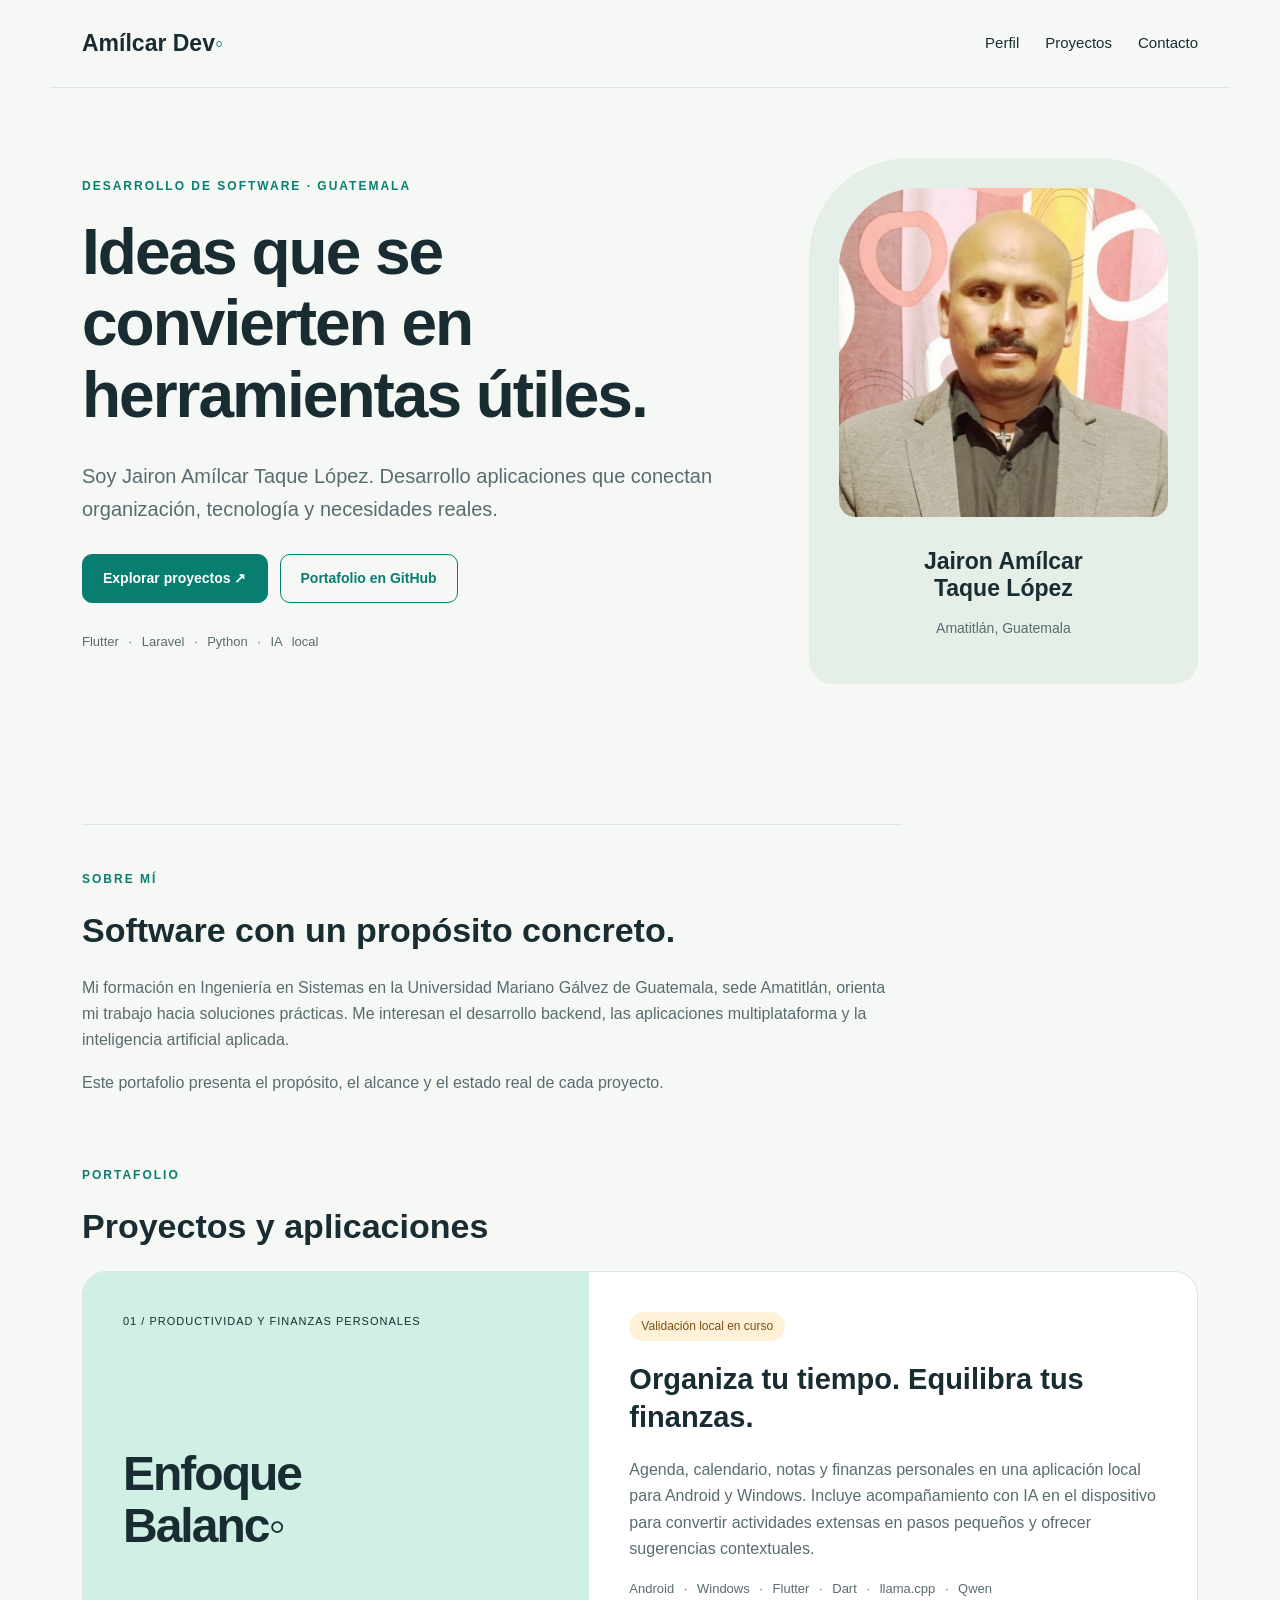
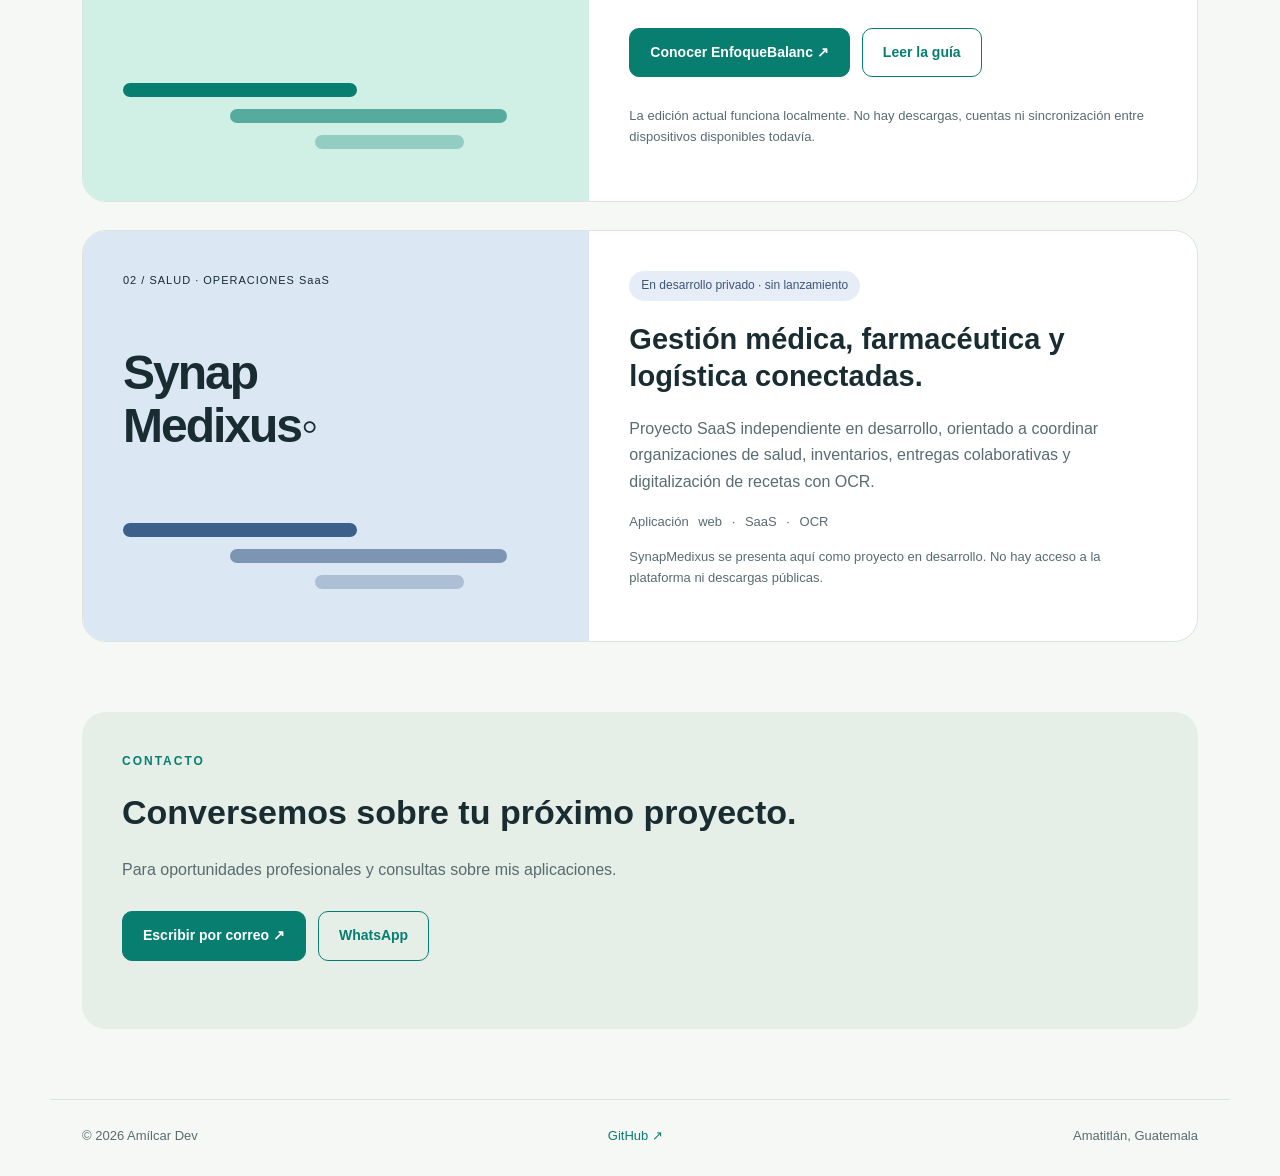
<file: docs/index.html>
<!doctype html>
<html lang="es">
<head>
  <meta charset="utf-8">
  <meta name="viewport" content="width=device-width, initial-scale=1">
  <meta name="description" content="Jairon Amílcar Taque López: desarrollo de aplicaciones, backend e inteligencia artificial aplicada desde Guatemala.">
  <meta name="theme-color" content="#f6f8f5">
  <title>Amílcar Dev · Desarrollo de software</title>
  <link rel="stylesheet" href="styles.css">
</head>
<body>
  <header>
    <a class="brand" href="index.html">Amílcar Dev<span>◦</span></a>
    <nav aria-label="Principal">
      <a href="#perfil">Perfil</a>
      <a href="#proyectos">Proyectos</a>
      <a href="#contacto">Contacto</a>
    </nav>
  </header>
  <main>
    <section class="hero">
      <div>
        <p class="label">DESARROLLO DE SOFTWARE · GUATEMALA</p>
        <h1>Ideas que se convierten en herramientas útiles.</h1>
        <p class="intro">Soy Jairon Amílcar Taque López. Desarrollo aplicaciones que conectan organización, tecnología y necesidades reales.</p>
        <div class="actions">
          <a class="button" href="#proyectos">Explorar proyectos ↗</a>
          <a class="button secondary" href="https://github.com/amilcar-dev-gt/dev-portafolio">Portafolio en GitHub</a>
        </div>
        <p class="tags">Flutter · Laravel · Python · IA local</p>
      </div>
      <aside>
        <img src="fundador.jpg" alt="Jairon Amílcar Taque López" width="320" height="320">
        <h2>Jairon Amílcar<br>Taque López</h2>
        <p>Amatitlán, Guatemala</p>
      </aside>
    </section>
    <section id="perfil" class="profile">
      <p class="label">SOBRE MÍ</p>
      <h2>Software con un propósito concreto.</h2>
      <p>Mi formación en Ingeniería en Sistemas en la Universidad Mariano Gálvez de Guatemala, sede Amatitlán, orienta mi trabajo hacia soluciones prácticas. Me interesan el desarrollo backend, las aplicaciones multiplataforma y la inteligencia artificial aplicada.</p>
      <p>Este portafolio presenta el propósito, el alcance y el estado real de cada proyecto.</p>
    </section>
    <section id="proyectos">
      <p class="label">PORTAFOLIO</p>
      <h2>Proyectos y aplicaciones</h2>
      <article class="project">
        <div class="art">
          <small>01 / PRODUCTIVIDAD Y FINANZAS PERSONALES</small>
          <h3>Enfoque<br>Balanc◦</h3>
          <div class="bars" aria-hidden="true"><i></i><i></i><i></i></div>
        </div>
        <div class="copy">
          <span class="status">Validación local en curso</span>
          <h3>Organiza tu tiempo. Equilibra tus finanzas.</h3>
          <p>Agenda, calendario, notas y finanzas personales en una aplicación local para Android y Windows. Incluye acompañamiento con IA en el dispositivo para convertir actividades extensas en pasos pequeños y ofrecer sugerencias contextuales.</p>
          <p class="tags">Android · Windows · Flutter · Dart · llama.cpp · Qwen</p>
          <div class="actions">
            <a class="button" href="agenda-inteligente.html">Conocer EnfoqueBalanc ↗</a>
            <a class="button secondary" href="guia-enfoquebalanc.html">Leer la guía</a>
          </div>
          <p class="small">La edición actual funciona localmente. No hay descargas, cuentas ni sincronización entre dispositivos disponibles todavía.</p>
        </div>
      </article>
      <article class="project synap-project">
        <div class="art">
          <small>02 / SALUD · OPERACIONES SaaS</small>
          <h3>Synap<br>Medixus◦</h3>
          <div class="bars" aria-hidden="true"><i></i><i></i><i></i></div>
        </div>
        <div class="copy">
          <span class="status status-private">En desarrollo privado · sin lanzamiento</span>
          <h3>Gestión médica, farmacéutica y logística conectadas.</h3>
          <p>Proyecto SaaS independiente en desarrollo, orientado a coordinar organizaciones de salud, inventarios, entregas colaborativas y digitalización de recetas con OCR.</p>
          <p class="tags">Aplicación web · SaaS · OCR</p>
          <p class="small">SynapMedixus se presenta aquí como proyecto en desarrollo. No hay acceso a la plataforma ni descargas públicas.</p>
        </div>
      </article>
    </section>
    <section id="contacto" class="contact">
      <p class="label">CONTACTO</p>
      <h2>Conversemos sobre tu próximo proyecto.</h2>
      <p>Para oportunidades profesionales y consultas sobre mis aplicaciones.</p>
      <div class="actions">
        <a class="button" href="mailto:amilcar.dev.gt@gmail.com">Escribir por correo ↗</a>
        <a class="button secondary" href="https://wa.me/50238030209">WhatsApp</a>
      </div>
    </section>
  </main>
  <footer>
    <span>© 2026 Amílcar Dev</span>
    <a href="https://github.com/amilcar-dev-gt">GitHub ↗</a>
    <span>Amatitlán, Guatemala</span>
  </footer>
</body>
</html>
</file>
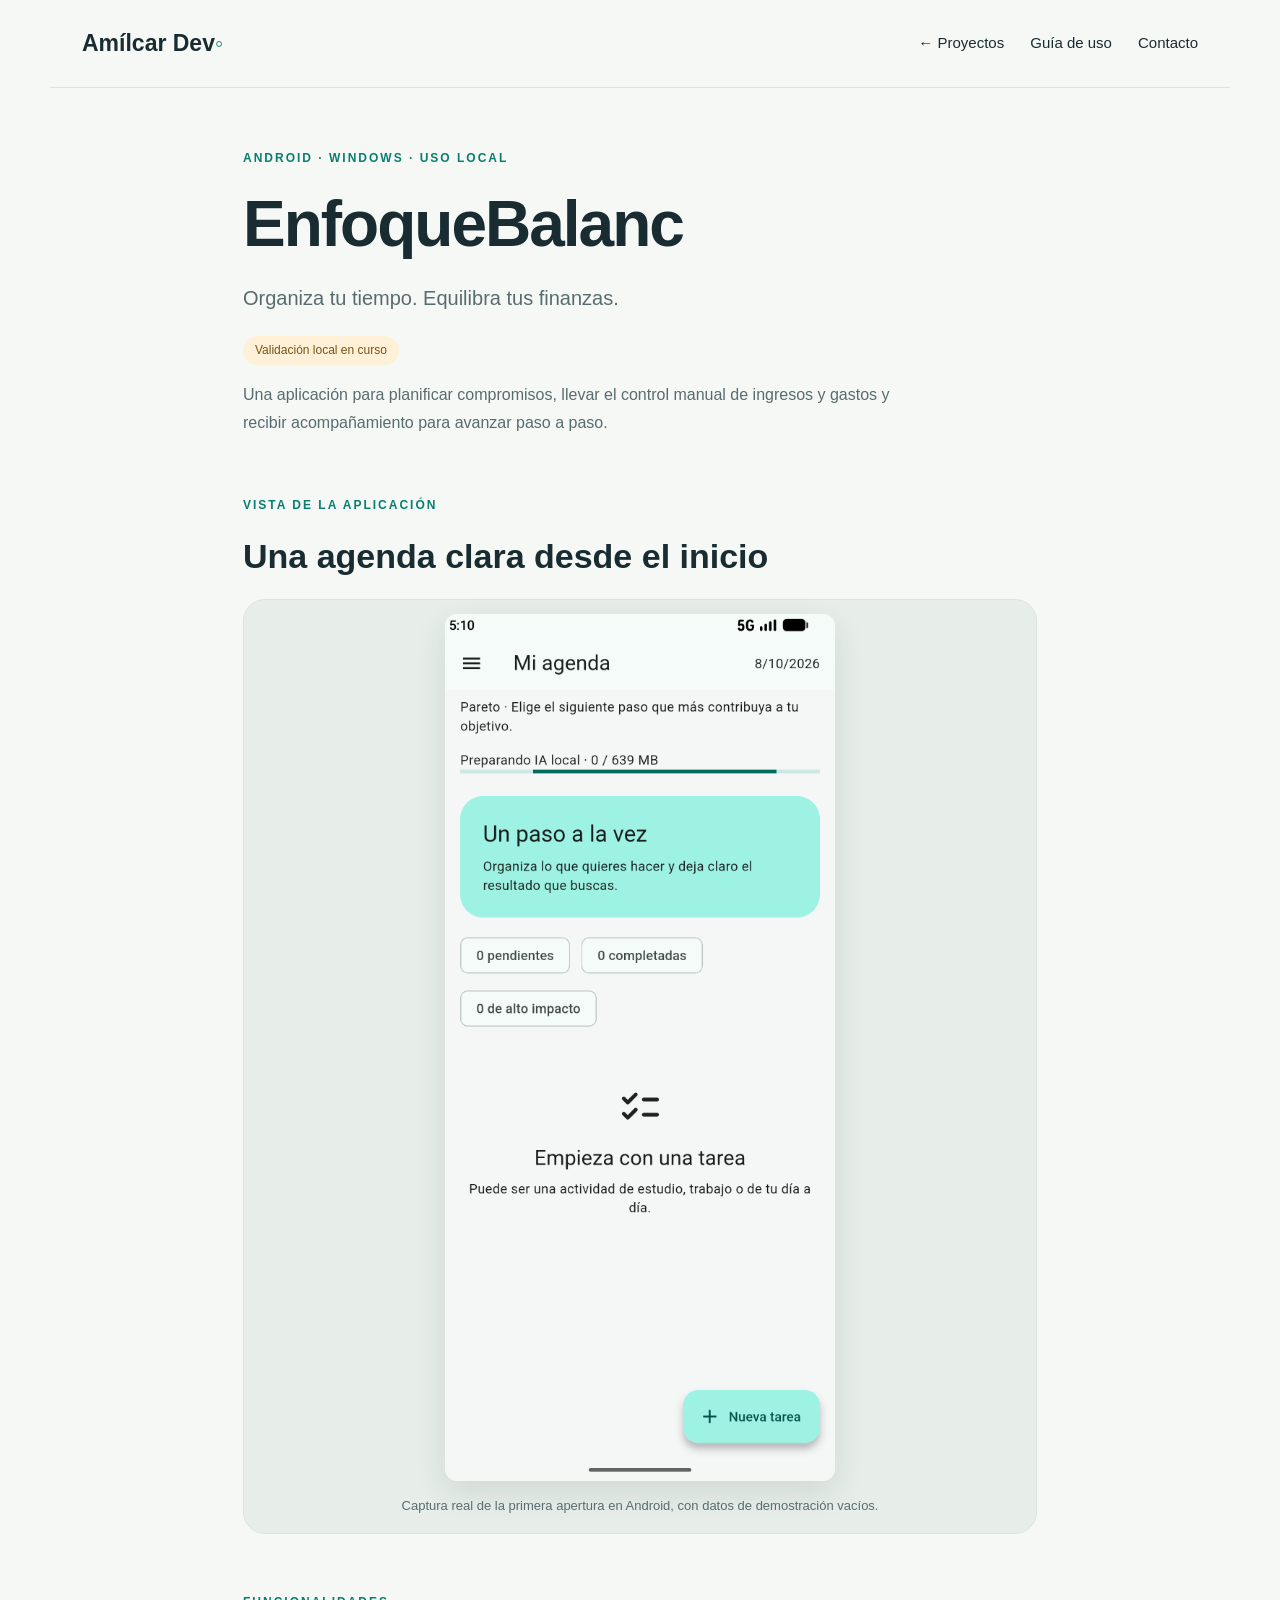
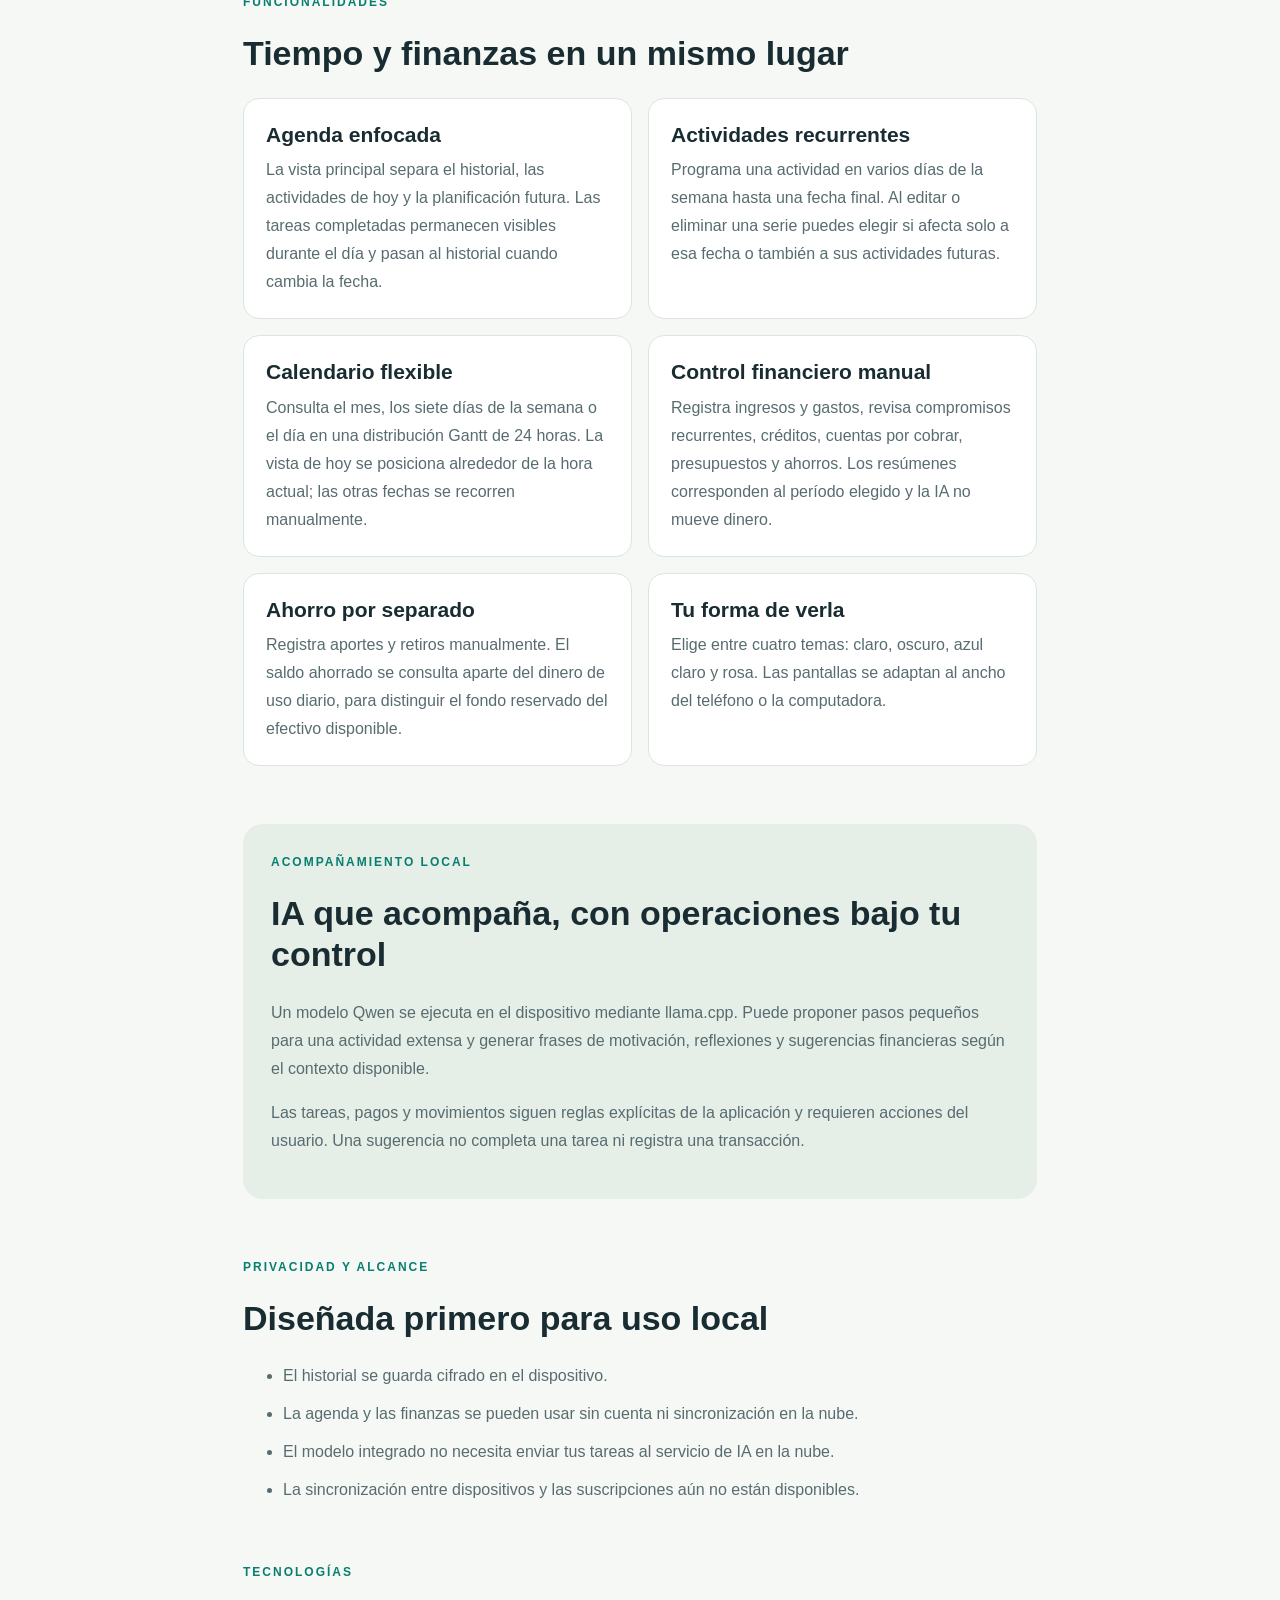
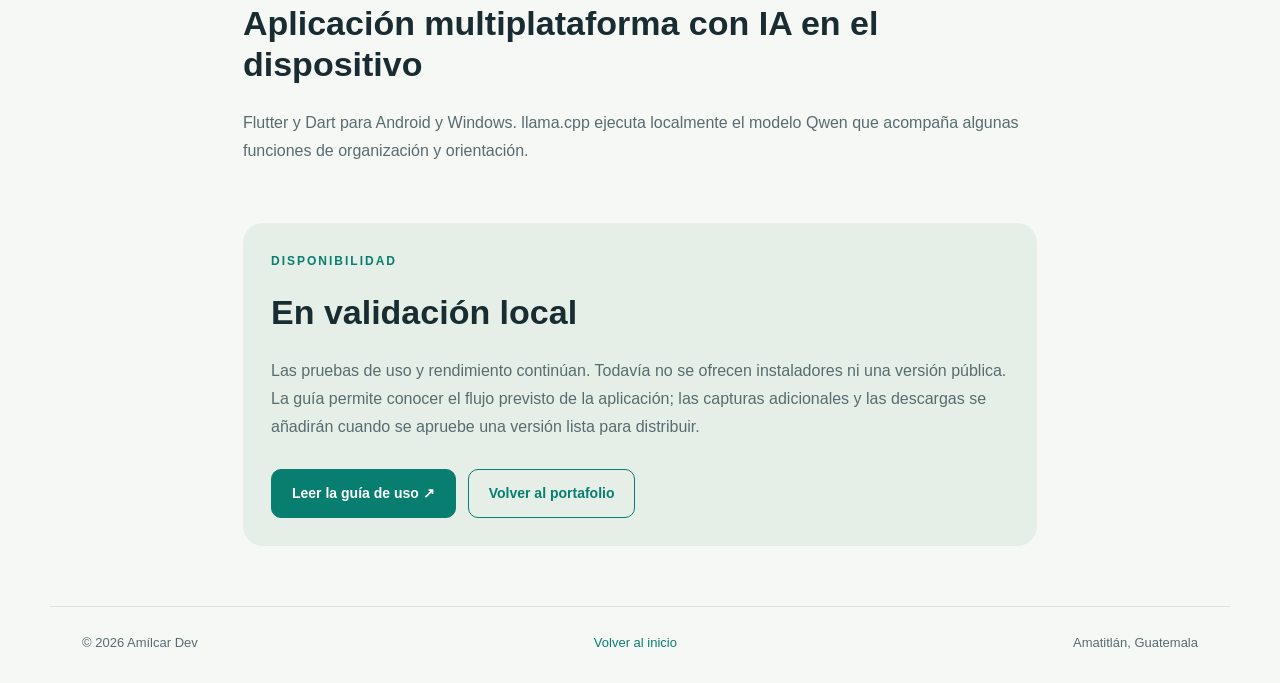
<file: docs/agenda-inteligente.html>
<!doctype html>
<html lang="es">
<head>
  <meta charset="utf-8">
  <meta name="viewport" content="width=device-width, initial-scale=1">
  <meta name="description" content="Conoce EnfoqueBalanc: agenda personal, calendario, finanzas e inteligencia artificial local para Android y Windows.">
  <meta name="theme-color" content="#f6f8f5">
  <title>EnfoqueBalanc · Amílcar Dev</title>
  <link rel="stylesheet" href="styles.css">
</head>
<body>
  <header>
    <a class="brand" href="index.html">Amílcar Dev<span>◦</span></a>
    <nav aria-label="Principal">
      <a href="index.html#proyectos">← Proyectos</a>
      <a href="guia-enfoquebalanc.html">Guía de uso</a>
      <a href="index.html#contacto">Contacto</a>
    </nav>
  </header>
  <main class="detail">
    <section class="detail-hero">
      <p class="label">ANDROID · WINDOWS · USO LOCAL</p>
      <h1>EnfoqueBalanc</h1>
      <p class="intro">Organiza tu tiempo. Equilibra tus finanzas.</p>
      <span class="status">Validación local en curso</span>
      <p>Una aplicación para planificar compromisos, llevar el control manual de ingresos y gastos y recibir acompañamiento para avanzar paso a paso.</p>
    </section>

    <section class="screenshot-section" aria-labelledby="capturas">
      <p class="label">VISTA DE LA APLICACIÓN</p>
      <h2 id="capturas">Una agenda clara desde el inicio</h2>
      <figure class="screenshot">
        <img src="capturas/enfoquebalanc-inicio-android.png" alt="Primera apertura de EnfoqueBalanc en Android, con la agenda vacía y el mensaje Un paso a la vez" width="1080" height="2400">
        <figcaption>Captura real de la primera apertura en Android, con datos de demostración vacíos.</figcaption>
      </figure>
    </section>

    <section>
      <p class="label">FUNCIONALIDADES</p>
      <h2>Tiempo y finanzas en un mismo lugar</h2>
      <div class="feature-grid">
        <article class="feature-card">
          <h3>Agenda enfocada</h3>
          <p>La vista principal separa el historial, las actividades de hoy y la planificación futura. Las tareas completadas permanecen visibles durante el día y pasan al historial cuando cambia la fecha.</p>
        </article>
        <article class="feature-card">
          <h3>Actividades recurrentes</h3>
          <p>Programa una actividad en varios días de la semana hasta una fecha final. Al editar o eliminar una serie puedes elegir si afecta solo a esa fecha o también a sus actividades futuras.</p>
        </article>
        <article class="feature-card">
          <h3>Calendario flexible</h3>
          <p>Consulta el mes, los siete días de la semana o el día en una distribución Gantt de 24 horas. La vista de hoy se posiciona alrededor de la hora actual; las otras fechas se recorren manualmente.</p>
        </article>
        <article class="feature-card">
          <h3>Control financiero manual</h3>
          <p>Registra ingresos y gastos, revisa compromisos recurrentes, créditos, cuentas por cobrar, presupuestos y ahorros. Los resúmenes corresponden al período elegido y la IA no mueve dinero.</p>
        </article>
        <article class="feature-card">
          <h3>Ahorro por separado</h3>
          <p>Registra aportes y retiros manualmente. El saldo ahorrado se consulta aparte del dinero de uso diario, para distinguir el fondo reservado del efectivo disponible.</p>
        </article>
        <article class="feature-card">
          <h3>Tu forma de verla</h3>
          <p>Elige entre cuatro temas: claro, oscuro, azul claro y rosa. Las pantallas se adaptan al ancho del teléfono o la computadora.</p>
        </article>
      </div>
    </section>

    <section class="ai-section">
      <p class="label">ACOMPAÑAMIENTO LOCAL</p>
      <h2>IA que acompaña, con operaciones bajo tu control</h2>
      <p>Un modelo Qwen se ejecuta en el dispositivo mediante llama.cpp. Puede proponer pasos pequeños para una actividad extensa y generar frases de motivación, reflexiones y sugerencias financieras según el contexto disponible.</p>
      <p>Las tareas, pagos y movimientos siguen reglas explícitas de la aplicación y requieren acciones del usuario. Una sugerencia no completa una tarea ni registra una transacción.</p>
    </section>

    <section>
      <p class="label">PRIVACIDAD Y ALCANCE</p>
      <h2>Diseñada primero para uso local</h2>
      <ul>
        <li>El historial se guarda cifrado en el dispositivo.</li>
        <li>La agenda y las finanzas se pueden usar sin cuenta ni sincronización en la nube.</li>
        <li>El modelo integrado no necesita enviar tus tareas al servicio de IA en la nube.</li>
        <li>La sincronización entre dispositivos y las suscripciones aún no están disponibles.</li>
      </ul>
    </section>

    <section>
      <p class="label">TECNOLOGÍAS</p>
      <h2>Aplicación multiplataforma con IA en el dispositivo</h2>
      <p>Flutter y Dart para Android y Windows. llama.cpp ejecuta localmente el modelo Qwen que acompaña algunas funciones de organización y orientación.</p>
    </section>

    <section class="availability">
      <p class="label">DISPONIBILIDAD</p>
      <h2>En validación local</h2>
      <p>Las pruebas de uso y rendimiento continúan. Todavía no se ofrecen instaladores ni una versión pública. La guía permite conocer el flujo previsto de la aplicación; las capturas adicionales y las descargas se añadirán cuando se apruebe una versión lista para distribuir.</p>
      <div class="actions">
        <a class="button" href="guia-enfoquebalanc.html">Leer la guía de uso ↗</a>
        <a class="button secondary" href="index.html#proyectos">Volver al portafolio</a>
      </div>
    </section>
  </main>
  <footer>
    <span>© 2026 Amílcar Dev</span>
    <a href="index.html">Volver al inicio</a>
    <span>Amatitlán, Guatemala</span>
  </footer>
</body>
</html>
</file>
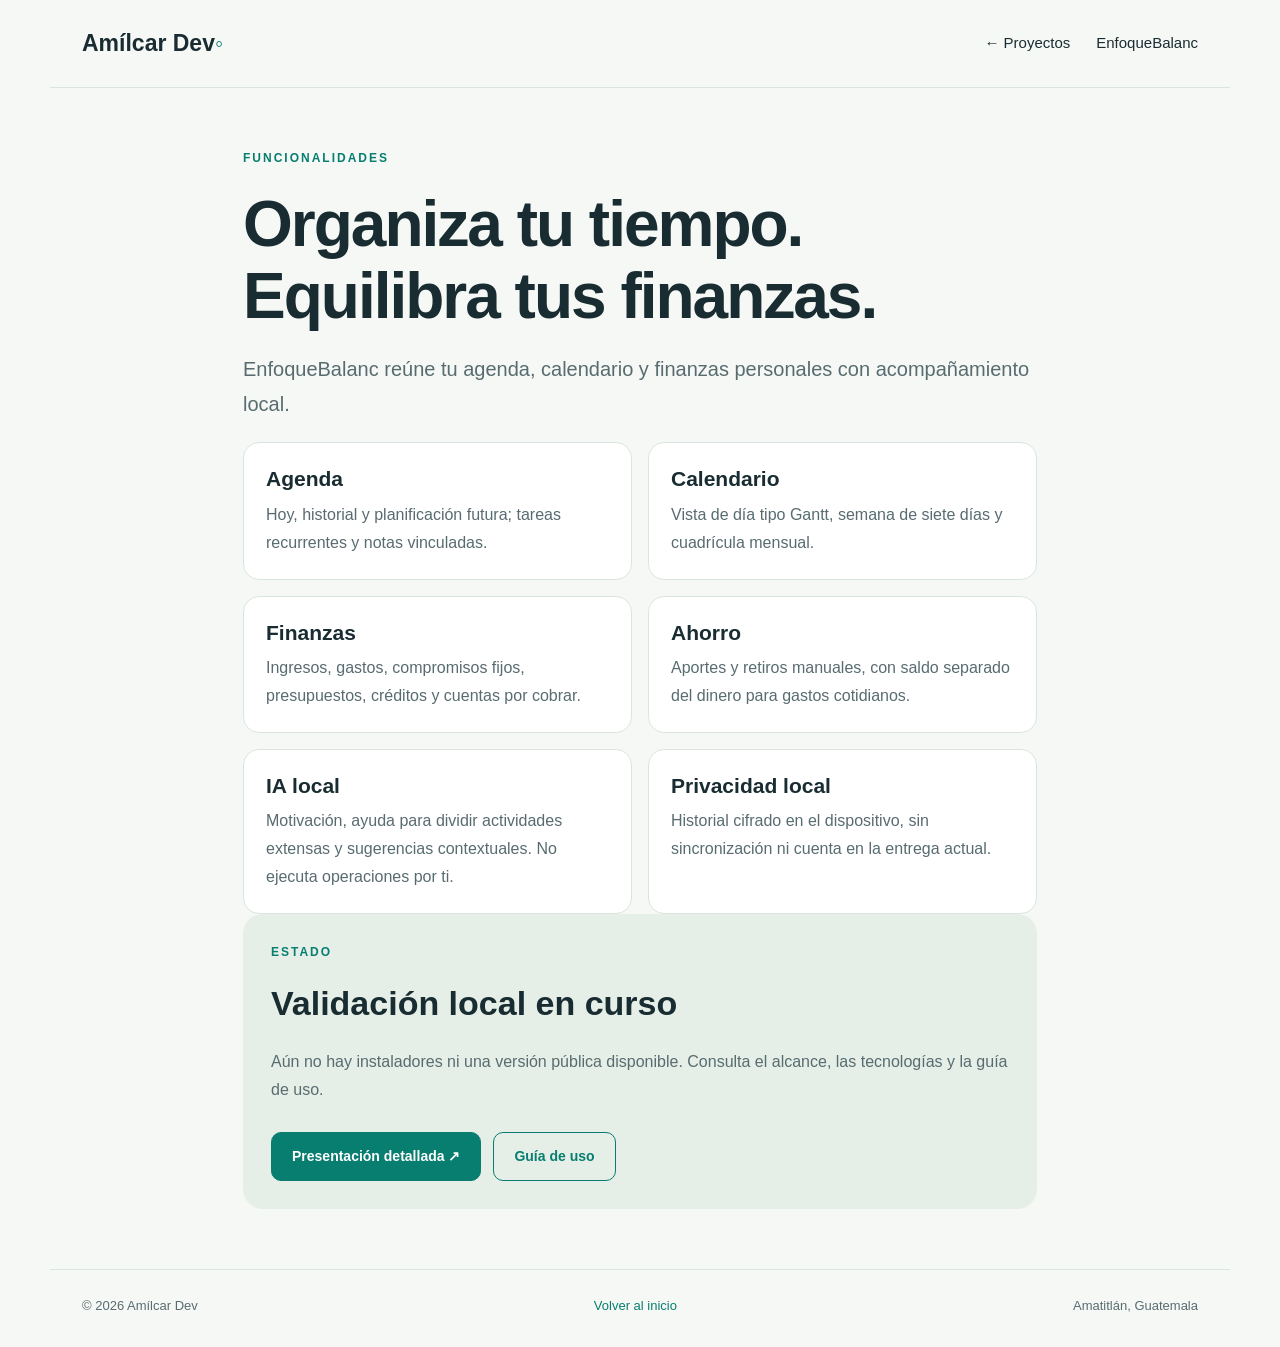
<file: docs/funcionalidades.html>
<!doctype html>
<html lang="es">
<head>
  <meta charset="utf-8">
  <meta name="viewport" content="width=device-width, initial-scale=1">
  <meta name="description" content="Funciones de EnfoqueBalanc: agenda, calendario, finanzas personales y acompañamiento con IA local.">
  <title>Funciones · EnfoqueBalanc</title>
  <link rel="stylesheet" href="styles.css">
</head>
<body>
  <header>
    <a class="brand" href="index.html">Amílcar Dev<span>◦</span></a>
    <nav aria-label="Principal"><a href="index.html#proyectos">← Proyectos</a><a href="agenda-inteligente.html">EnfoqueBalanc</a></nav>
  </header>
  <main class="detail">
    <p class="label">FUNCIONALIDADES</p>
    <h1>Organiza tu tiempo. Equilibra tus finanzas.</h1>
    <p class="intro">EnfoqueBalanc reúne tu agenda, calendario y finanzas personales con acompañamiento local.</p>
    <div class="feature-grid">
      <article class="feature-card"><h3>Agenda</h3><p>Hoy, historial y planificación futura; tareas recurrentes y notas vinculadas.</p></article>
      <article class="feature-card"><h3>Calendario</h3><p>Vista de día tipo Gantt, semana de siete días y cuadrícula mensual.</p></article>
      <article class="feature-card"><h3>Finanzas</h3><p>Ingresos, gastos, compromisos fijos, presupuestos, créditos y cuentas por cobrar.</p></article>
      <article class="feature-card"><h3>Ahorro</h3><p>Aportes y retiros manuales, con saldo separado del dinero para gastos cotidianos.</p></article>
      <article class="feature-card"><h3>IA local</h3><p>Motivación, ayuda para dividir actividades extensas y sugerencias contextuales. No ejecuta operaciones por ti.</p></article>
      <article class="feature-card"><h3>Privacidad local</h3><p>Historial cifrado en el dispositivo, sin sincronización ni cuenta en la entrega actual.</p></article>
    </div>
    <section class="availability">
      <p class="label">ESTADO</p>
      <h2>Validación local en curso</h2>
      <p>Aún no hay instaladores ni una versión pública disponible. Consulta el alcance, las tecnologías y la guía de uso.</p>
      <div class="actions"><a class="button" href="agenda-inteligente.html">Presentación detallada ↗</a><a class="button secondary" href="guia-enfoquebalanc.html">Guía de uso</a></div>
    </section>
  </main>
  <footer><span>© 2026 Amílcar Dev</span><a href="index.html">Volver al inicio</a><span>Amatitlán, Guatemala</span></footer>
</body>
</html>
</file>
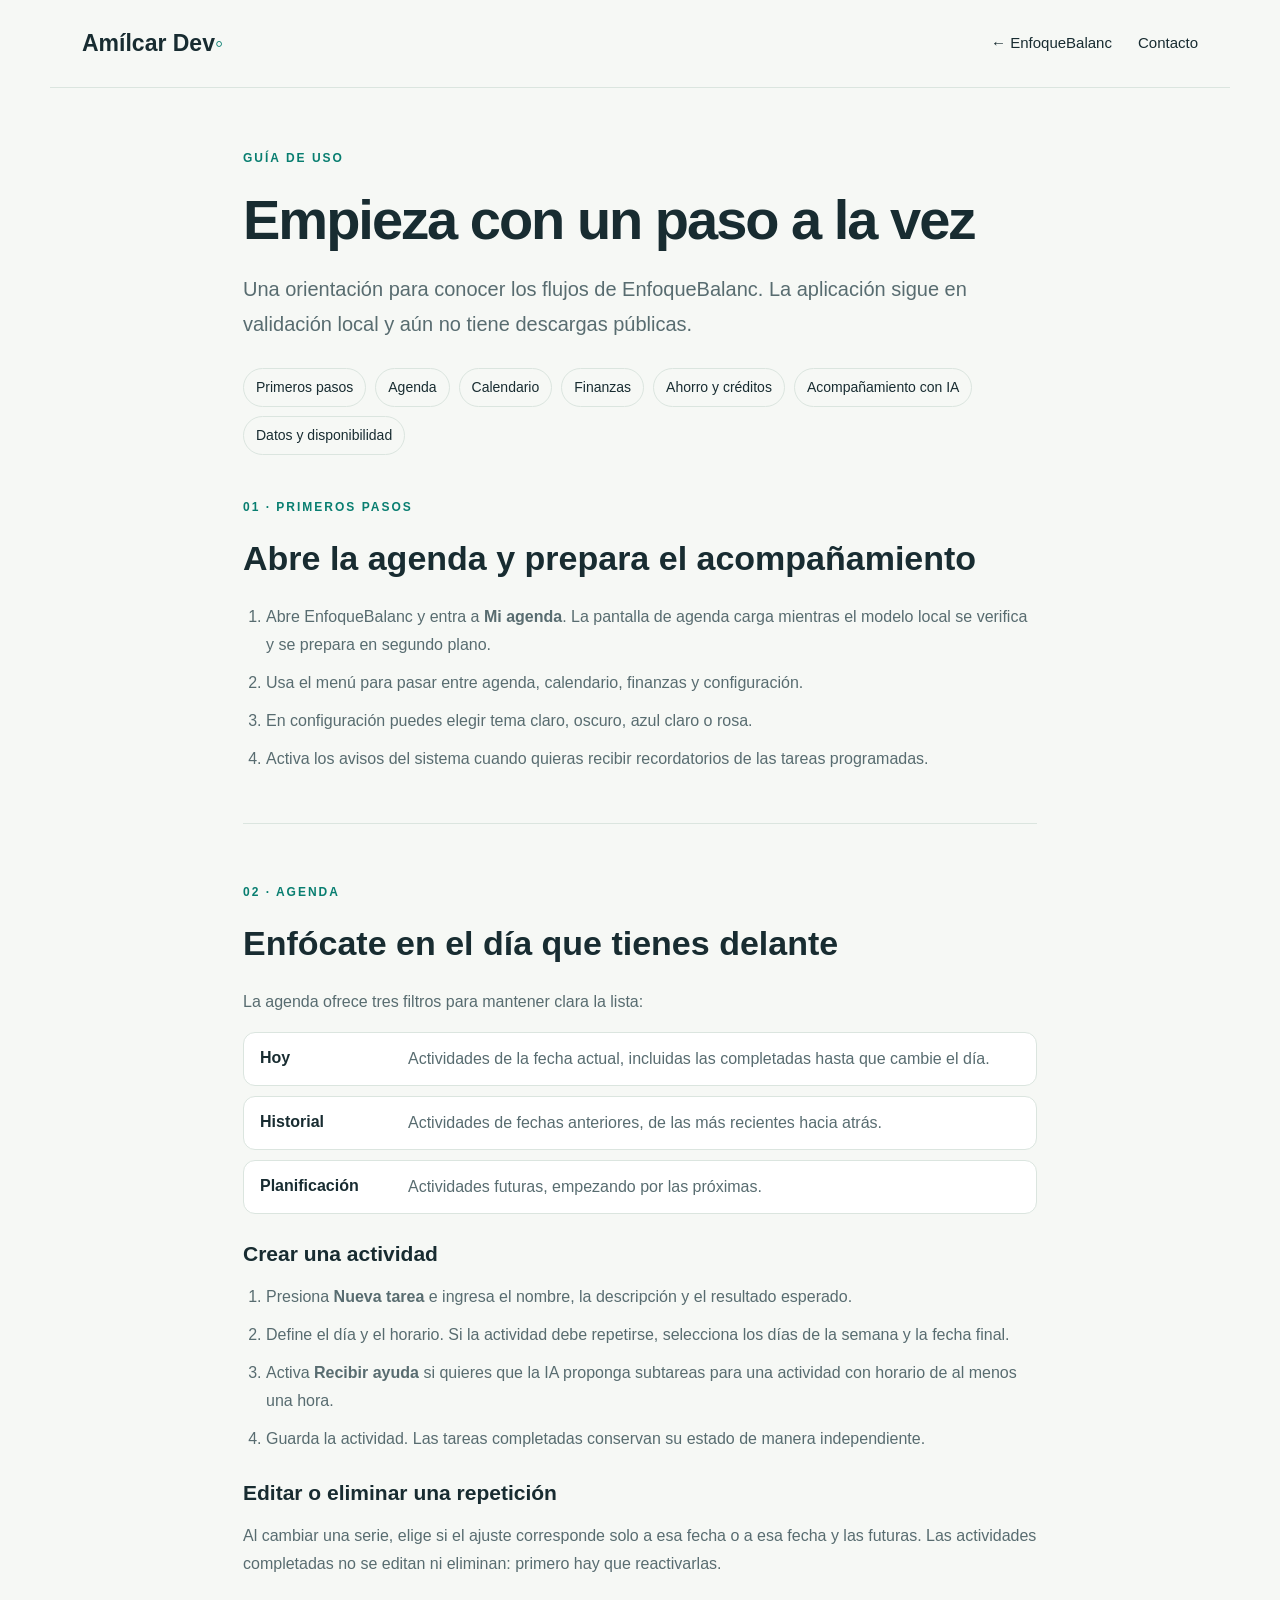
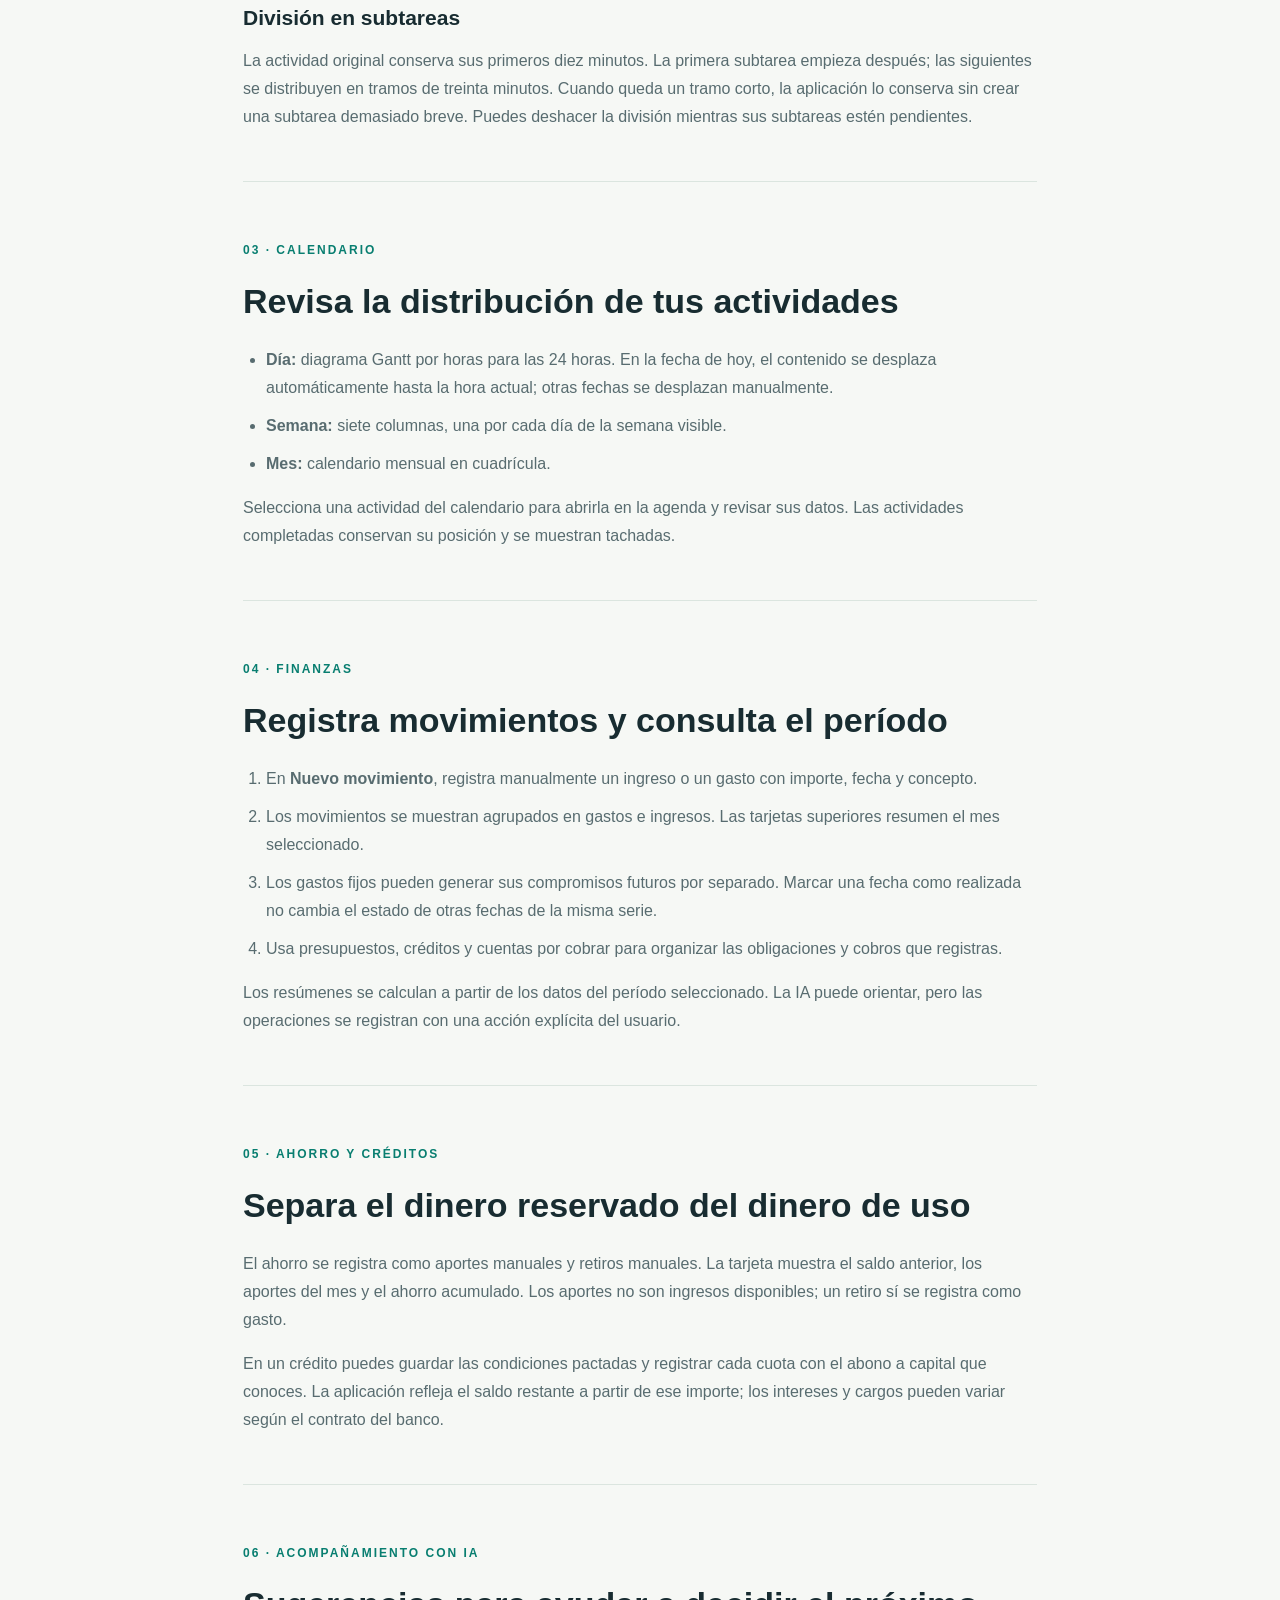
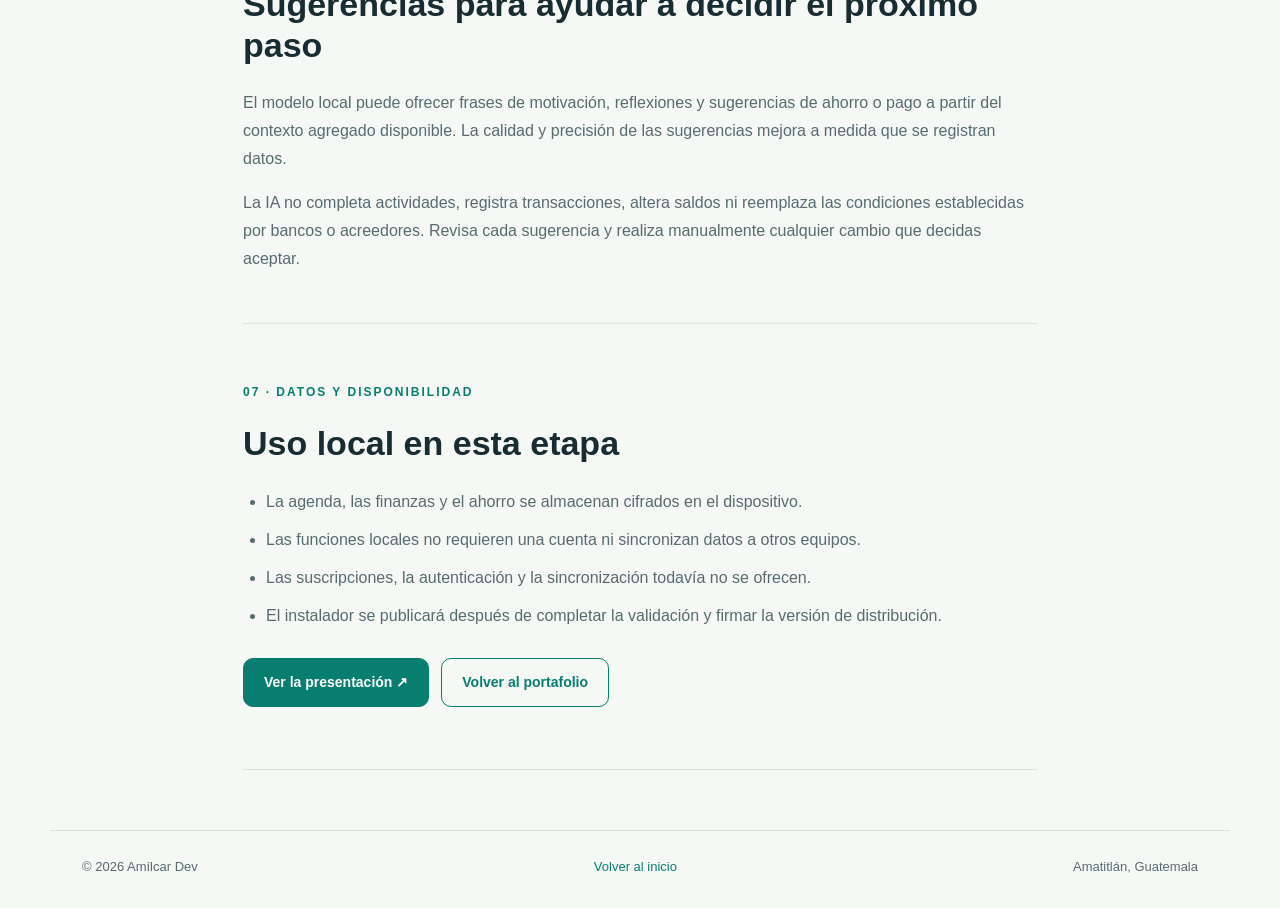
<file: docs/guia-enfoquebalanc.html>
<!doctype html>
<html lang="es">
<head>
  <meta charset="utf-8">
  <meta name="viewport" content="width=device-width, initial-scale=1">
  <meta name="description" content="Guía pública de uso de EnfoqueBalanc: agenda, calendario, finanzas, ahorro y acompañamiento con IA local.">
  <meta name="theme-color" content="#f6f8f5">
  <title>Guía de uso · EnfoqueBalanc</title>
  <link rel="stylesheet" href="styles.css">
</head>
<body>
  <header>
    <a class="brand" href="index.html">Amílcar Dev<span>◦</span></a>
    <nav aria-label="Principal">
      <a href="agenda-inteligente.html">← EnfoqueBalanc</a>
      <a href="index.html#contacto">Contacto</a>
    </nav>
  </header>
  <main class="detail guide">
    <p class="label">GUÍA DE USO</p>
    <h1>Empieza con un paso a la vez</h1>
    <p class="intro">Una orientación para conocer los flujos de EnfoqueBalanc. La aplicación sigue en validación local y aún no tiene descargas públicas.</p>

    <nav class="guide-index" aria-label="Contenido de la guía">
      <a href="#primeros-pasos">Primeros pasos</a>
      <a href="#agenda">Agenda</a>
      <a href="#calendario">Calendario</a>
      <a href="#finanzas">Finanzas</a>
      <a href="#ahorro">Ahorro y créditos</a>
      <a href="#ia">Acompañamiento con IA</a>
      <a href="#privacidad">Datos y disponibilidad</a>
    </nav>

    <section id="primeros-pasos" class="guide-section">
      <p class="label">01 · PRIMEROS PASOS</p>
      <h2>Abre la agenda y prepara el acompañamiento</h2>
      <ol>
        <li>Abre EnfoqueBalanc y entra a <strong>Mi agenda</strong>. La pantalla de agenda carga mientras el modelo local se verifica y se prepara en segundo plano.</li>
        <li>Usa el menú para pasar entre agenda, calendario, finanzas y configuración.</li>
        <li>En configuración puedes elegir tema claro, oscuro, azul claro o rosa.</li>
        <li>Activa los avisos del sistema cuando quieras recibir recordatorios de las tareas programadas.</li>
      </ol>
    </section>

    <section id="agenda" class="guide-section">
      <p class="label">02 · AGENDA</p>
      <h2>Enfócate en el día que tienes delante</h2>
      <p>La agenda ofrece tres filtros para mantener clara la lista:</p>
      <dl class="guide-definitions">
        <div><dt>Hoy</dt><dd>Actividades de la fecha actual, incluidas las completadas hasta que cambie el día.</dd></div>
        <div><dt>Historial</dt><dd>Actividades de fechas anteriores, de las más recientes hacia atrás.</dd></div>
        <div><dt>Planificación</dt><dd>Actividades futuras, empezando por las próximas.</dd></div>
      </dl>
      <h3>Crear una actividad</h3>
      <ol>
        <li>Presiona <strong>Nueva tarea</strong> e ingresa el nombre, la descripción y el resultado esperado.</li>
        <li>Define el día y el horario. Si la actividad debe repetirse, selecciona los días de la semana y la fecha final.</li>
        <li>Activa <strong>Recibir ayuda</strong> si quieres que la IA proponga subtareas para una actividad con horario de al menos una hora.</li>
        <li>Guarda la actividad. Las tareas completadas conservan su estado de manera independiente.</li>
      </ol>
      <h3>Editar o eliminar una repetición</h3>
      <p>Al cambiar una serie, elige si el ajuste corresponde solo a esa fecha o a esa fecha y las futuras. Las actividades completadas no se editan ni eliminan: primero hay que reactivarlas.</p>
      <h3>División en subtareas</h3>
      <p>La actividad original conserva sus primeros diez minutos. La primera subtarea empieza después; las siguientes se distribuyen en tramos de treinta minutos. Cuando queda un tramo corto, la aplicación lo conserva sin crear una subtarea demasiado breve. Puedes deshacer la división mientras sus subtareas estén pendientes.</p>
    </section>

    <section id="calendario" class="guide-section">
      <p class="label">03 · CALENDARIO</p>
      <h2>Revisa la distribución de tus actividades</h2>
      <ul>
        <li><strong>Día:</strong> diagrama Gantt por horas para las 24 horas. En la fecha de hoy, el contenido se desplaza automáticamente hasta la hora actual; otras fechas se desplazan manualmente.</li>
        <li><strong>Semana:</strong> siete columnas, una por cada día de la semana visible.</li>
        <li><strong>Mes:</strong> calendario mensual en cuadrícula.</li>
      </ul>
      <p>Selecciona una actividad del calendario para abrirla en la agenda y revisar sus datos. Las actividades completadas conservan su posición y se muestran tachadas.</p>
    </section>

    <section id="finanzas" class="guide-section">
      <p class="label">04 · FINANZAS</p>
      <h2>Registra movimientos y consulta el período</h2>
      <ol>
        <li>En <strong>Nuevo movimiento</strong>, registra manualmente un ingreso o un gasto con importe, fecha y concepto.</li>
        <li>Los movimientos se muestran agrupados en gastos e ingresos. Las tarjetas superiores resumen el mes seleccionado.</li>
        <li>Los gastos fijos pueden generar sus compromisos futuros por separado. Marcar una fecha como realizada no cambia el estado de otras fechas de la misma serie.</li>
        <li>Usa presupuestos, créditos y cuentas por cobrar para organizar las obligaciones y cobros que registras.</li>
      </ol>
      <p>Los resúmenes se calculan a partir de los datos del período seleccionado. La IA puede orientar, pero las operaciones se registran con una acción explícita del usuario.</p>
    </section>

    <section id="ahorro" class="guide-section">
      <p class="label">05 · AHORRO Y CRÉDITOS</p>
      <h2>Separa el dinero reservado del dinero de uso</h2>
      <p>El ahorro se registra como aportes manuales y retiros manuales. La tarjeta muestra el saldo anterior, los aportes del mes y el ahorro acumulado. Los aportes no son ingresos disponibles; un retiro sí se registra como gasto.</p>
      <p>En un crédito puedes guardar las condiciones pactadas y registrar cada cuota con el abono a capital que conoces. La aplicación refleja el saldo restante a partir de ese importe; los intereses y cargos pueden variar según el contrato del banco.</p>
    </section>

    <section id="ia" class="guide-section">
      <p class="label">06 · ACOMPAÑAMIENTO CON IA</p>
      <h2>Sugerencias para ayudar a decidir el próximo paso</h2>
      <p>El modelo local puede ofrecer frases de motivación, reflexiones y sugerencias de ahorro o pago a partir del contexto agregado disponible. La calidad y precisión de las sugerencias mejora a medida que se registran datos.</p>
      <p>La IA no completa actividades, registra transacciones, altera saldos ni reemplaza las condiciones establecidas por bancos o acreedores. Revisa cada sugerencia y realiza manualmente cualquier cambio que decidas aceptar.</p>
    </section>

    <section id="privacidad" class="guide-section">
      <p class="label">07 · DATOS Y DISPONIBILIDAD</p>
      <h2>Uso local en esta etapa</h2>
      <ul>
        <li>La agenda, las finanzas y el ahorro se almacenan cifrados en el dispositivo.</li>
        <li>Las funciones locales no requieren una cuenta ni sincronizan datos a otros equipos.</li>
        <li>Las suscripciones, la autenticación y la sincronización todavía no se ofrecen.</li>
        <li>El instalador se publicará después de completar la validación y firmar la versión de distribución.</li>
      </ul>
      <div class="actions">
        <a class="button" href="agenda-inteligente.html">Ver la presentación ↗</a>
        <a class="button secondary" href="index.html#proyectos">Volver al portafolio</a>
      </div>
    </section>
  </main>
  <footer>
    <span>© 2026 Amílcar Dev</span>
    <a href="index.html">Volver al inicio</a>
    <span>Amatitlán, Guatemala</span>
  </footer>
</body>
</html>
</file>
<file: docs/styles.css>
:root {
  color-scheme: light;
  --ink: #182c31;
  --muted: #586c70;
  --accent: #087e70;
  --line: #dbe5df;
  --surface: #fff;
  --soft: #e5eee7;
  --page: #f6f8f5;
}

* {
  box-sizing: border-box;
}

html {
  scroll-behavior: smooth;
  scroll-padding-top: 30px;
}

body {
  margin: 0;
  background: var(--page);
  color: var(--ink);
  font-family: "Segoe UI", Arial, sans-serif;
  line-height: 1.65;
}

a {
  color: var(--accent);
  text-decoration: none;
}

a:hover {
  text-decoration: underline;
}

a:focus-visible {
  outline: 3px solid #c67727;
  outline-offset: 5px;
}

header,
main,
footer {
  width: 100%;
  max-width: 1180px;
  margin: 0 auto;
  padding: 0 32px;
}

header {
  min-height: 88px;
  display: flex;
  align-items: center;
  justify-content: space-between;
  gap: 20px;
  border-bottom: 1px solid var(--line);
}

.brand {
  color: var(--ink);
  font-size: 23px;
  font-weight: 750;
}

.brand span {
  color: var(--accent);
}

nav {
  display: flex;
  gap: 26px;
}

nav a {
  color: var(--ink);
  font-size: 15px;
}

.hero {
  display: grid;
  grid-template-columns: 1.7fr 1fr;
  align-items: center;
  gap: 65px;
  padding: 70px 0;
}

.label {
  margin: 0 0 20px;
  color: var(--accent);
  font-size: 12px;
  font-weight: 750;
  letter-spacing: 2px;
}

h1 {
  margin: 0 0 28px;
  font-size: clamp(38px, 5vw, 64px);
  letter-spacing: -2px;
  line-height: 1.12;
}

h2 {
  margin: 0 0 24px;
  font-size: 34px;
  line-height: 1.2;
}

h3 {
  margin: 20px 0;
  font-size: 29px;
  line-height: 1.3;
}

p {
  color: var(--muted);
}

.intro {
  font-size: 20px;
}

.actions {
  display: flex;
  flex-wrap: wrap;
  gap: 12px;
  margin: 28px 0;
}

.button {
  display: inline-flex;
  align-items: center;
  justify-content: center;
  padding: 12px 20px;
  border: 1px solid var(--accent);
  border-radius: 10px;
  background: var(--accent);
  color: white;
  font-size: 14px;
  font-weight: 650;
}

.button:hover {
  background: #056457;
  text-decoration: none;
}

.secondary {
  background: transparent;
  color: var(--accent);
}

.secondary:hover {
  color: white;
}

.tags {
  font-size: 13px;
  word-spacing: 6px;
}

aside {
  padding: 30px;
  border-radius: 100px 100px 24px 24px;
  background: var(--soft);
  text-align: center;
}

aside img {
  width: 100%;
  height: auto;
  aspect-ratio: 1;
  border-radius: 80px 80px 16px 16px;
  object-fit: cover;
}

aside h2 {
  margin: 22px 0 8px;
  font-size: 23px;
}

aside p {
  font-size: 14px;
}

section {
  margin-bottom: 70px;
}

.profile {
  max-width: 820px;
  padding-top: 45px;
  border-top: 1px solid var(--line);
}

.project {
  display: grid;
  grid-template-columns: 1fr 1.2fr;
  overflow: hidden;
  border: 1px solid var(--line);
  border-radius: 24px;
  background: var(--surface);
}

.art {
  display: flex;
  min-height: 360px;
  flex-direction: column;
  justify-content: space-between;
  padding: 40px;
  background: #d0efe5;
}

.art small {
  font-size: 11px;
  letter-spacing: 1px;
}

.art h3 {
  font-size: 48px;
  letter-spacing: -2px;
  line-height: 1.1;
}

.bars i {
  display: block;
  width: 55%;
  height: 14px;
  margin: 12px 0;
  border-radius: 20px;
  background: var(--accent);
}

.bars i:nth-child(2) {
  width: 65%;
  margin-left: 25%;
  opacity: 0.6;
}

.bars i:nth-child(3) {
  width: 35%;
  margin-left: 45%;
  opacity: 0.3;
}

.copy {
  padding: 40px;
}

.status {
  display: inline-block;
  padding: 5px 12px;
  border-radius: 20px;
  background: #fff1d7;
  color: #795114;
  font-size: 12px;
}

.status-private {
  background: #e7edf7;
  color: #3b5675;
}

.small {
  font-size: 13px;
}

.synap-project {
  margin-top: 28px;
}

.synap-project .art {
  background: #dce7f4;
}

.synap-project .bars i {
  background: #3c6089;
}

.contact,
.ai-section,
.availability {
  padding: 40px;
  border-radius: 24px;
  background: var(--soft);
}

footer {
  display: flex;
  flex-wrap: wrap;
  justify-content: space-between;
  gap: 20px;
  padding-top: 25px;
  padding-bottom: 30px;
  border-top: 1px solid var(--line);
  color: var(--muted);
  font-size: 13px;
}

.detail {
  width: min(850px, 100%);
  margin: 60px auto;
  padding: 0 28px;
}

.detail-hero {
  margin-bottom: 48px;
}

.detail-hero > p:not(.label):not(.intro) {
  max-width: 690px;
}

.detail section {
  margin-bottom: 58px;
}

.detail h1 {
  margin-bottom: 18px;
}

.detail h2 {
  font-size: clamp(25px, 4vw, 34px);
}

.detail h3 {
  margin: 26px 0 8px;
  font-size: 21px;
}

.detail p,
.detail li,
.detail dd {
  line-height: 1.75;
}

.detail li {
  margin-bottom: 10px;
  color: var(--muted);
}

.screenshot-section h2 {
  margin-bottom: 22px;
}

.screenshot {
  margin: 0;
  padding: 14px;
  border: 1px solid var(--line);
  border-radius: 22px;
  background: #e7eee9;
}

.screenshot img {
  display: block;
  width: min(100%, 390px);
  height: auto;
  margin: 0 auto;
  border-radius: 12px;
  box-shadow: 0 12px 32px #182c311c;
}

.screenshot figcaption {
  max-width: 620px;
  margin: 14px auto 3px;
  color: var(--muted);
  font-size: 13px;
  text-align: center;
}

.feature-grid {
  display: grid;
  grid-template-columns: repeat(2, minmax(0, 1fr));
  gap: 16px;
}

.feature-card {
  padding: 22px;
  border: 1px solid var(--line);
  border-radius: 16px;
  background: var(--surface);
}

.feature-card h3 {
  margin: 0 0 8px;
}

.feature-card p {
  margin: 0;
}

.ai-section,
.availability {
  padding: 28px;
  border-radius: 20px;
}

.guide-index {
  position: static;
  display: flex;
  flex-wrap: wrap;
  gap: 9px;
  margin: 26px 0 42px;
  padding: 0;
  border: 0;
}

.guide-index a {
  display: inline-flex;
  padding: 7px 12px;
  border: 1px solid var(--line);
  border-radius: 999px;
  color: var(--ink);
  font-size: 14px;
}

.guide-index a:hover {
  background: var(--soft);
  text-decoration: none;
}

.guide-section {
  padding-bottom: 34px;
  border-bottom: 1px solid var(--line);
}

.guide-definitions {
  display: grid;
  gap: 10px;
}

.guide-definitions div {
  display: grid;
  grid-template-columns: 130px 1fr;
  gap: 18px;
  padding: 12px 16px;
  border: 1px solid var(--line);
  border-radius: 12px;
  background: var(--surface);
}

.guide-definitions dt {
  color: var(--ink);
  font-weight: 700;
}

.guide-definitions dd {
  margin: 0;
  color: var(--muted);
}

.guide h1 {
  font-size: clamp(38px, 5vw, 56px);
}

.guide ol,
.guide ul {
  padding-left: 23px;
}

.availability .actions {
  margin-bottom: 0;
}

@media (max-width: 760px) {
  header,
  main,
  footer {
    padding-right: 20px;
    padding-left: 20px;
  }

  header {
    flex-wrap: wrap;
    padding-top: 18px;
    padding-bottom: 18px;
  }

  nav {
    gap: 18px;
  }

  .hero {
    grid-template-columns: 1fr;
    gap: 30px;
    padding: 45px 0;
  }

  aside {
    width: 100%;
    max-width: 300px;
    margin: 0 auto;
  }

  .project {
    grid-template-columns: 1fr;
  }

  .art {
    min-height: 280px;
  }

  .copy,
  .contact {
    padding: 25px;
  }

  h2 {
    font-size: 29px;
  }

  .detail {
    margin: 38px auto;
    padding-right: 20px;
    padding-left: 20px;
  }

  .feature-grid {
    grid-template-columns: 1fr;
  }

  .feature-card,
  .ai-section,
  .availability {
    padding: 21px;
  }

  .guide-index {
    gap: 7px;
  }

  .guide-index a {
    font-size: 13px;
  }

  .guide-definitions div {
    grid-template-columns: 1fr;
    gap: 3px;
  }

  .detail section {
    margin-bottom: 42px;
  }
}

@media (prefers-reduced-motion: reduce) {
  html {
    scroll-behavior: auto;
  }
}
</file>
